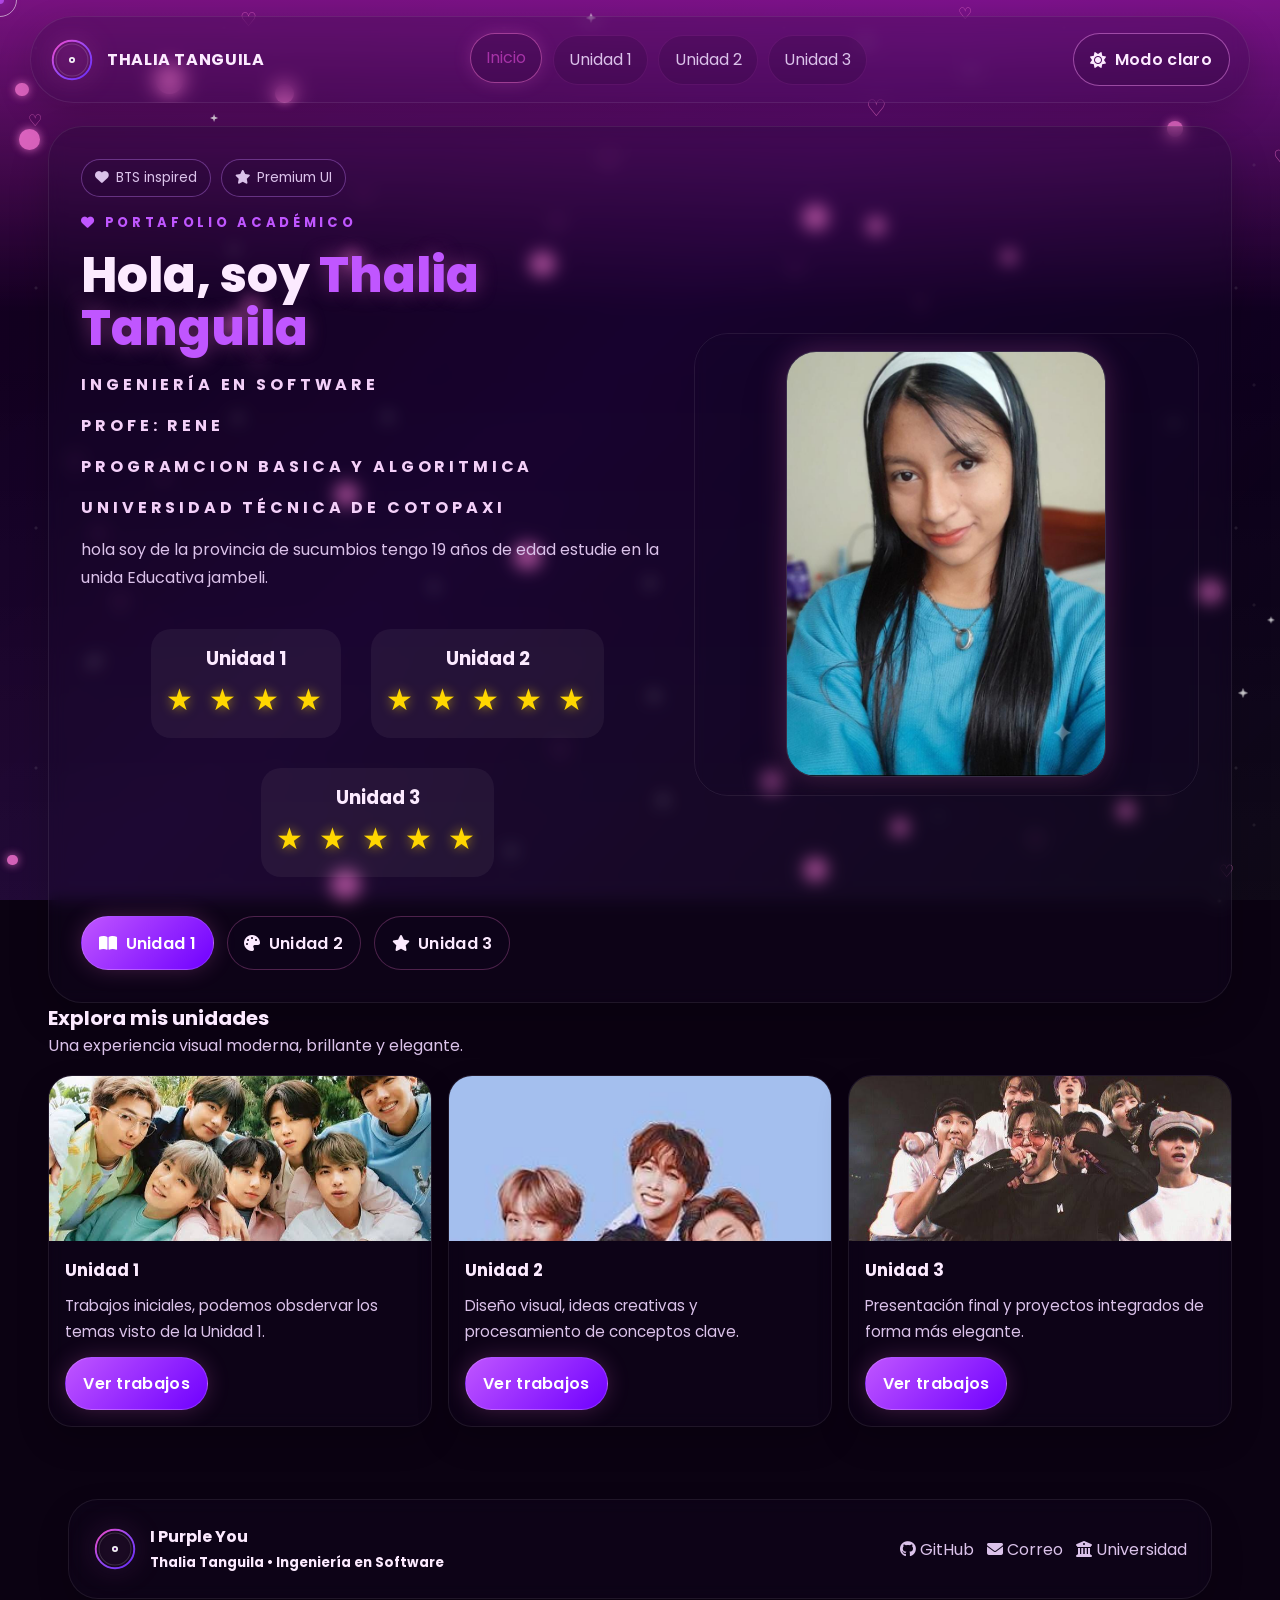
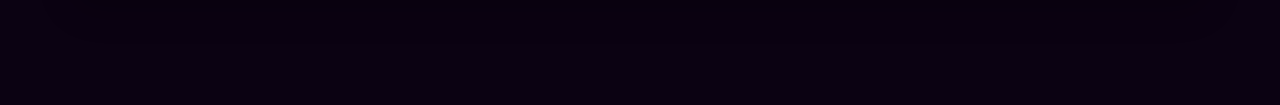
<file: index.html>
<!DOCTYPE html>
<html lang="es">
  <head>
    <meta charset="UTF-8" />
    <meta name="viewport" content="width=device-width, initial-scale=1.0" />
    <title> Thalia Tanguila</title>
    <meta name="description" content="Portafolio profesional, elegante y moderno para mostrar trabajos de ingeniería en software." />
    <link rel="preconnect" href="https://fonts.googleapis.com" />
    <link rel="preconnect" href="https://fonts.gstatic.com" crossorigin />
    <link href="https://fonts.googleapis.com/css2?family=Poppins:wght@300;400;500;600;700;800&family=Montserrat:wght@500;600;700&family=Outfit:wght@400;500;600;700&family=Space+Grotesk:wght@400;500;700&display=swap" rel="stylesheet" />
    <link rel="stylesheet" href="https://cdnjs.cloudflare.com/ajax/libs/font-awesome/6.5.2/css/all.min.css" crossorigin="anonymous" referrerpolicy="no-referrer" />
    <link rel="stylesheet" href="style.css" />
  </head>
  <body>
    <div class="site-shell">
      <header class="topbar glass">
        <a class="brand" href="index.html">
          <img src="imagenes/bts-logo.svg" alt="Logo BTS" />
          <strong>Thalia Tanguila</strong>
        </a>
        <nav class="nav-links">
          <a href="index.html" class="active">Inicio</a>
          <a href="unidad1.html">Unidad 1</a>
          <a href="unidad2.html">Unidad 2</a>
          <a href="unidad3.html">Unidad 3</a>
        </nav>
        <button id="themeToggle" class="ghost-btn"><i class="fa-solid fa-moon"></i> Modo oscuro</button>
      </header>

      <main class="container">
        <section class="hero glass reveal">
          <div class="hero-copy">
            <div class="hero-badges">
              <span class="badge"><i class="fa-solid fa-heart"></i> BTS inspired</span>
              <span class="badge"><i class="fa-solid fa-star"></i> Premium UI</span>
            </div>
            <p class="eyebrow"><i class="fa-solid fa-heart"></i> Portafolio académico</p>
            <h1>Hola, soy <span id="typed-name">Thalia Tanguila</span></h1>
            <p class="career">Ingeniería en Software</p>
            <p class="career">PROFE: RENE </p>
            <p class="career">PROGRAMCION BASICA Y ALGORITMICA </p>
            <p class="career">UNIVERSIDAD TÉCNICA DE COTOPAXI </p>
            
            <p class="intro">hola soy de la provincia de sucumbios tengo 19 años de edad estudie en la unida Educativa jambeli.</p>
            

<!-- CALIFICACIÓN DE UNIDADES -->
<div class="calificaciones">

  <div class="calificacion-item">
    <h3>Unidad 1</h3>
    <div class="estrellas">
      ★ ★ ★ ★ 
    </div>
  </div>

  <div class="calificacion-item">
    <h3>Unidad 2</h3>
    <div class="estrellas">
      ★ ★ ★ ★ ★
    </div>
  </div>

  <div class="calificacion-item">
    <h3>Unidad 3</h3>
    <div class="estrellas">
      ★ ★ ★ ★ ★
    </div>
  </div>

</div>


            <div class="hero-actions">
              <a class="btn btn-primary" href="unidad1.html"><i class="fa-solid fa-book-open"></i> Unidad 1</a>
              <a class="btn btn-secondary" href="unidad2.html"><i class="fa-solid fa-palette"></i> Unidad 2</a>
              <a class="btn btn-secondary" href="unidad3.html"><i class="fa-solid fa-star"></i> Unidad 3</a>
            </div>
          </div>

          <div class="media-card">
            <div class="profile-backdrop"></div>
            <img class="profile-photo" src="imagenes/perfil.jpeg" alt="Foto de perfil" />
          </div>
        </section>

        <section class="section-head reveal">
          <div>
            <h2>Explora mis unidades</h2>
            <p>Una experiencia visual moderna, brillante y elegante.</p>
          </div>
        </section>

        <section class="unit-grid">
          <article class="unit-card glass reveal">
            <img src="imagenes/bts1.jpg" alt="Unidad 1" />
            <div class="unit-body">
              <h3>Unidad 1</h3>
              <p>Trabajos iniciales,  podemos obsdervar los temas visto de la Unidad 1.</p>
              <a class="btn btn-primary" href="unidad1.html">Ver trabajos</a>
            </div>
          </article>

          <article class="unit-card glass reveal">
            <img src="imagenes/bts2.jpg" alt="Unidad 2" />
            <div class="unit-body">
              <h3>Unidad 2</h3>
              <p>Diseño visual, ideas creativas y procesamiento de conceptos clave.</p>
              <a class="btn btn-primary" href="unidad2.html">Ver trabajos</a>
            </div>
          </article>

          <article class="unit-card glass reveal">
            <img src="imagenes/bts3.jpg" alt="Unidad 3" />
            <div class="unit-body">
              <h3>Unidad 3</h3>
              <p>Presentación final y proyectos integrados de forma más elegante.</p>
              <a class="btn btn-primary" href="unidad3.html">Ver trabajos</a>
            </div>
          </article>
        </section>

      

    

      <footer class="footer">
        <div class="footer-card glass">
          <div class="footer-brand">
            <img src="imagenes/bts-logo.svg" alt="Logo BTS" />
            <div>
              <div>I Purple You</div>
              <small>Thalia Tanguila • Ingeniería en Software</small>
            </div>
          </div>
          <div class="footer-links">
            <a href="https://github.com/" target="_blank" rel="noopener"><i class="fa-brands fa-github"></i> GitHub</a>
            <a href="mailto:thalia@example.com"><i class="fa-solid fa-envelope"></i> Correo</a>
            <a href="#"><i class="fa-solid fa-university"></i> Universidad</a>
          </div>
        </div>
      </footer>
    </div>

    <button id="backToTop" class="back-top"><i class="fa-solid fa-arrow-up"></i></button>
    <script src="script.js"></script>
  </body>
</html>
</file>
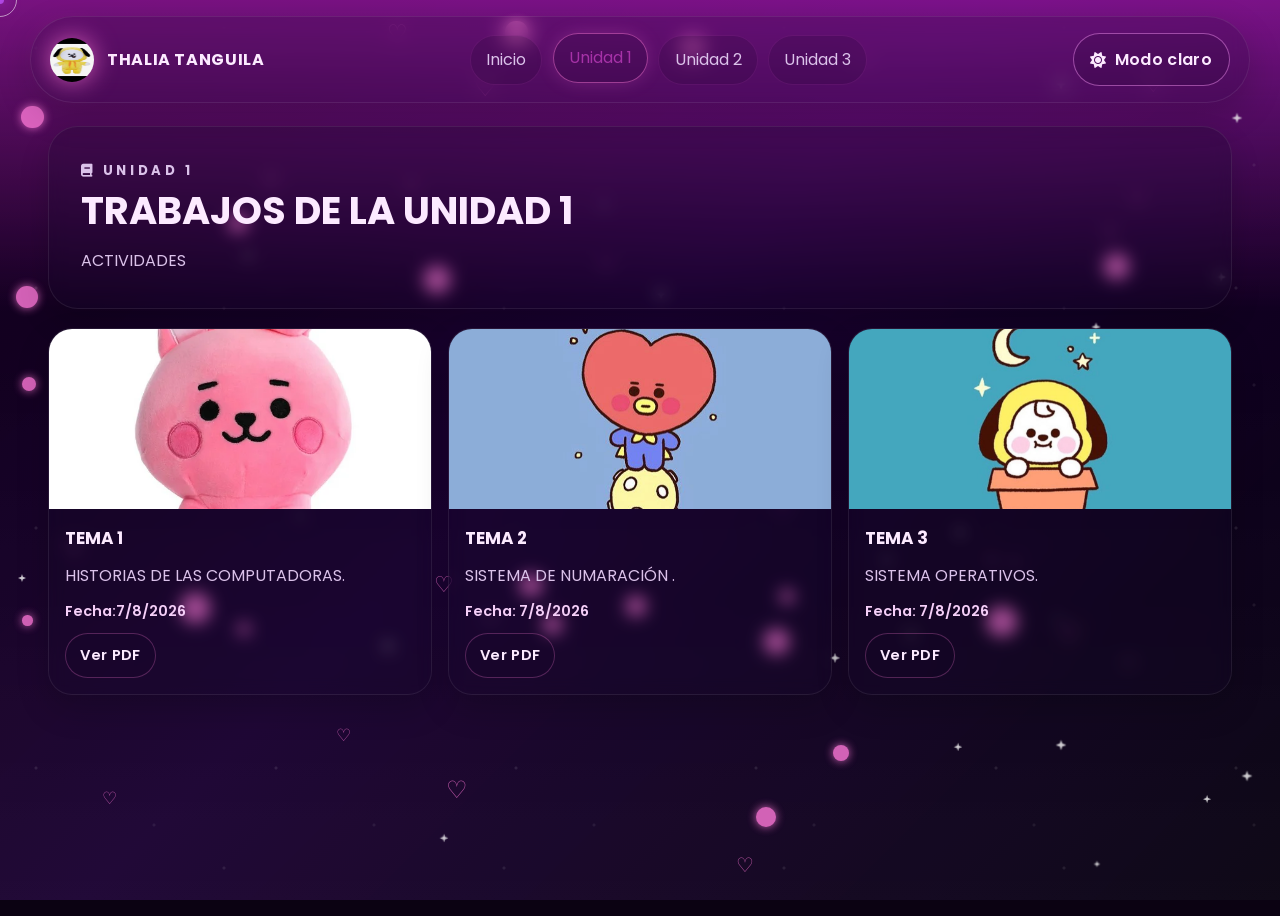
<file: unidad1.html>
<!DOCTYPE html>
<html lang="es">
  <head>
    <meta charset="UTF-8" />
    <meta name="viewport" content="width=device-width, initial-scale=1.0" />
    <title>UNIDAD 1</title>
    <link rel="preconnect" href="https://fonts.googleapis.com" />
    <link rel="preconnect" href="https://fonts.gstatic.com" crossorigin />
    <link href="https://fonts.googleapis.com/css2?family=Poppins:wght@300;400;500;600;700;800&family=Montserrat:wght@500;600;700&family=Outfit:wght@400;500;600;700&family=Space+Grotesk:wght@400;500;700&display=swap" rel="stylesheet" />
    <link rel="stylesheet" href="https://cdnjs.cloudflare.com/ajax/libs/font-awesome/6.5.2/css/all.min.css" crossorigin="anonymous" referrerpolicy="no-referrer" />
    <link rel="stylesheet" href="style.css" />
  </head>
  <body>
    <div class="site-shell">
      <header class="topbar glass">
        <a class="brand" href="index.html">
          <img src="imagenes/port4.jpg" alt="Logo BTS" />
          <strong>Thalia Tanguila</strong>
        </a>
        <nav class="nav-links">
          <a href="index.html">Inicio</a>
          <a href="unidad1.html" class="active">Unidad 1</a>
          <a href="unidad2.html">Unidad 2</a>
          <a href="unidad3.html">Unidad 3</a>
        </nav>
        <button id="themeToggle" class="ghost-btn"><i class="fa-solid fa-moon"></i> Modo oscuro</button>
      </header>

      <main class="container">
        <section class="page-hero glass reveal">
          <div>
            <p class="eyebrow"><i class="fa-solid fa-book"></i> Unidad 1</p>
            <h1>TRABAJOS DE LA UNIDAD 1</h1>
            <p>ACTIVIDADES</p>
          </div>
        </section>

        <section class="work-grid">
          <article class="work-card glass reveal">
            <img src="imagenes/portt3.webp" alt="Tema 1" />
            <div class="work-body">
              <h3>TEMA 1</h3>
              <p>HISTORIAS DE LAS COMPUTADORAS.</p>
              <div class="work-meta"><span>Fecha:7/8/2026</span></div>
              <div class="work-actions">
           
                <a class="btn btn-secondary" href="pdf/HISTORIAPSD.pdf">Ver PDF</a>
              </div>
            </div>
          </article>

          <article class="work-card glass reveal">
            <img src="imagenes/port1.jpg" alt="Tema 2" />
            <div class="work-body">
              <h3>TEMA 2</h3>
              <p>SISTEMA DE NUMARACIÓN .</p>
              <div class="work-meta"><span>Fecha: 7/8/2026</span></div>
              <div class="work-actions">
               
                <a class="btn btn-secondary" href="pdf/CAPI4.pdf">Ver PDF</a>
              </div>
            </div>
          </article>

          <article class="work-card glass reveal">
            <img src="imagenes/port2.jpg" alt="Tema 3" />
            <div class="work-body">
              <h3>TEMA 3</h3>
              <p>SISTEMA OPERATIVOS.</p>
              <div class="work-meta"><span>Fecha: 7/8/2026</span></div>
              <div class="work-actions">
                
                <a class="btn btn-secondary" href="pdf/historiasistema.pdf">Ver PDF</a>
              </div>
            </div>
          </article>
        </section>
      </main>
    </div>

    <button id="backToTop" class="back-top"><i class="fa-solid fa-arrow-up"></i></button>
    <script src="script.js"></script>
  </body>
</html>
</file>
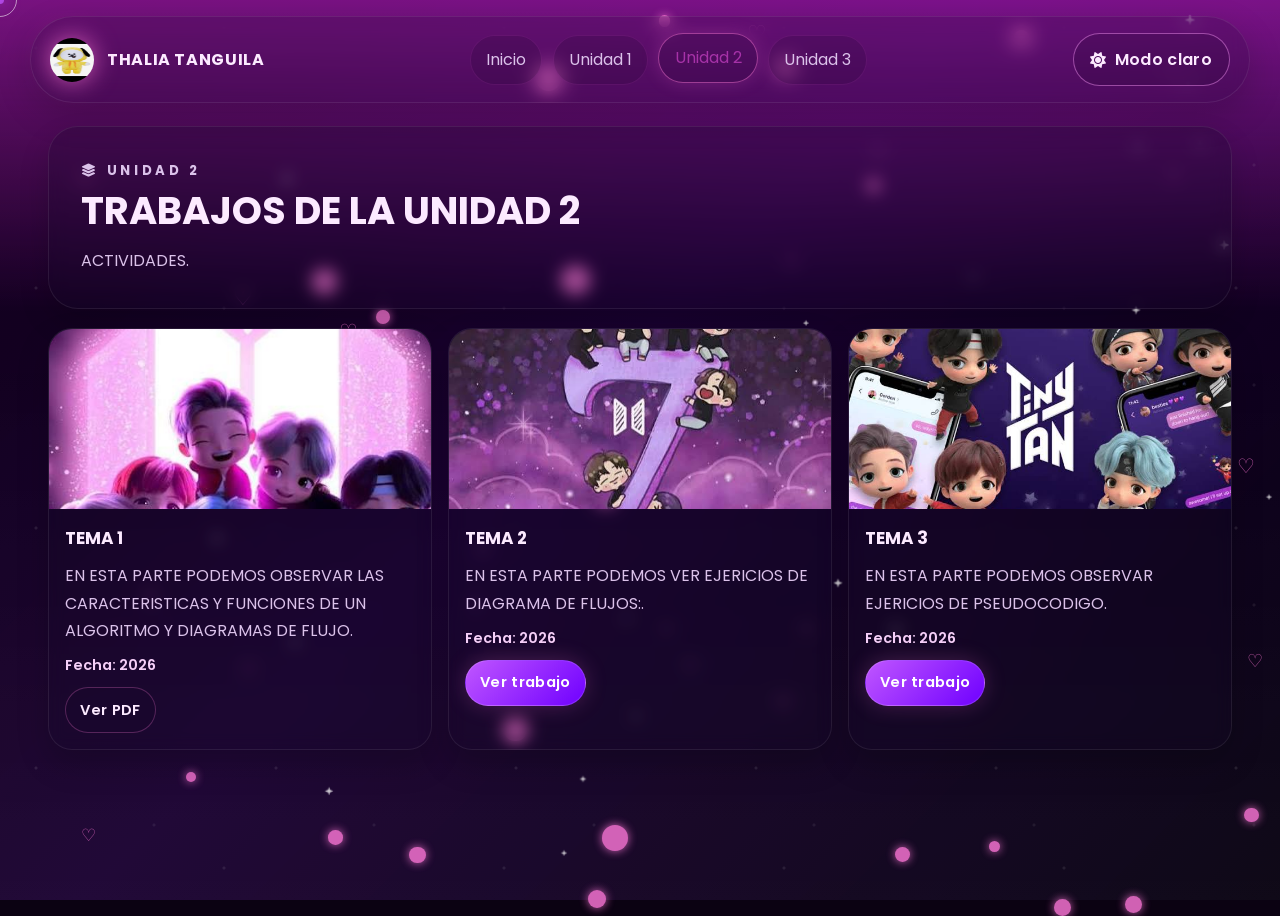
<file: unidad2.html>
<!DOCTYPE html>
<html lang="es">
  <head>
    <meta charset="UTF-8" />
    <meta name="viewport" content="width=device-width, initial-scale=1.0" />
    <title>UNIDAD 2</title>
    <link rel="preconnect" href="https://fonts.googleapis.com" />
    <link rel="preconnect" href="https://fonts.gstatic.com" crossorigin />
    <link href="https://fonts.googleapis.com/css2?family=Poppins:wght@300;400;500;600;700;800&family=Montserrat:wght@500;600;700&family=Outfit:wght@400;500;600;700&family=Space+Grotesk:wght@400;500;700&display=swap" rel="stylesheet" />
    <link rel="stylesheet" href="https://cdnjs.cloudflare.com/ajax/libs/font-awesome/6.5.2/css/all.min.css" crossorigin="anonymous" referrerpolicy="no-referrer" />
    <link rel="stylesheet" href="style.css" />
  </head>
  <body>
    <div class="site-shell">
      <header class="topbar glass">
        <a class="brand" href="index.html">
          <img src="imagenes/port4.jpg" alt="Logo BTS" />
          <strong>Thalia Tanguila</strong>
        </a>
        <nav class="nav-links">
          <a href="index.html">Inicio</a>
          <a href="unidad1.html">Unidad 1</a>
          <a href="unidad2.html" class="active">Unidad 2</a>
          <a href="unidad3.html">Unidad 3</a>
        </nav>
        <button id="themeToggle" class="ghost-btn"><i class="fa-solid fa-moon"></i> Modo oscuro</button>
      </header>

      <main class="container">
        <section class="page-hero glass reveal page-two">
          <div>
            <p class="eyebrow"><i class="fa-solid fa-layer-group"></i> Unidad 2</p>
            <h1>TRABAJOS DE LA UNIDAD 2</h1>
            <p>ACTIVIDADES.</p>
          </div>
        </section>

        <section class="work-grid">
          <article class="work-card glass reveal">
            <img src="imagenes/BBB1.jpg" alt="Tema 1" />
            <div class="work-body">
              <h3>TEMA 1</h3>
              <p>EN ESTA PARTE PODEMOS OBSERVAR LAS CARACTERISTICAS Y FUNCIONES DE UN ALGORITMO Y DIAGRAMAS DE FLUJO.</p>
              <div class="work-meta"><span>Fecha: 2026</span></div>
              <div class="work-actions">
                <a class="btn btn-secondary" href="pdf/Algoritmos_y_diagramas_de_flujo.pdf">Ver PDF</a>
              </div>
            </div>
          </article>

          <article class="work-card glass reveal">
            <img src="imagenes/BBB2.jpg" alt="Tema 2" />
            <div class="work-body">
              <h3>TEMA 2</h3>
              <p>EN ESTA PARTE PODEMOS VER EJERICIOS DE DIAGRAMA DE FLUJOS:.</p>
              <div class="work-meta"><span>Fecha: 2026</span></div>
              <div class="work-actions">
                <a class="btn btn-primary" href="pdf/trabajo de diagras de flujo.pdf">Ver trabajo</a>
              </div>
            </div>
          </article>

          <article class="work-card glass reveal">
            <img src="imagenes/BBB3.jpg" alt="Tema 3" />
            <div class="work-body">
              <h3>TEMA  3</h3>
              <p>EN ESTA PARTE PODEMOS OBSERVAR EJERICIOS DE PSEUDOCODIGO. </p>
              <div class="work-meta"><span>Fecha: 2026</span></div>
              <div class="work-actions">
                <a class="btn btn-primary" href="pdf/PSEUDOCODIGO.pdf">Ver trabajo</a>
              </div>
            </div>
          </article>
        </section>
      </main>
    </div>

    <button id="backToTop" class="back-top"><i class="fa-solid fa-arrow-up"></i></button>
    <script src="script.js"></script>
  </body>
</html>
</file>
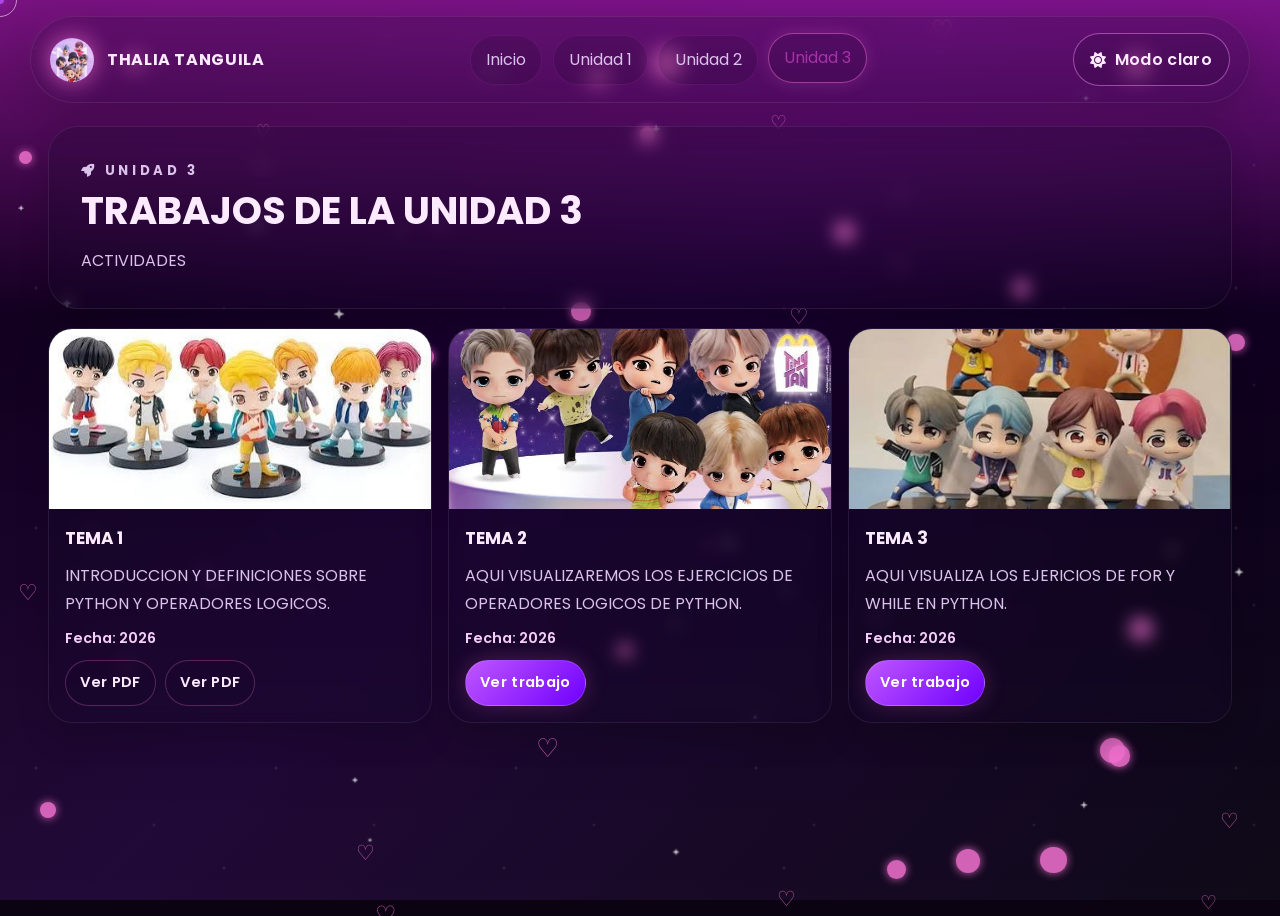
<file: unidad3.html>
<!DOCTYPE html>
<html lang="es">
  <head>
    <meta charset="UTF-8" />
    <meta name="viewport" content="width=device-width, initial-scale=1.0" />
    <title>Unidad 3</title>
    <link rel="preconnect" href="https://fonts.googleapis.com" />
    <link rel="preconnect" href="https://fonts.gstatic.com" crossorigin />
    <link href="https://fonts.googleapis.com/css2?family=Poppins:wght@300;400;500;600;700;800&family=Montserrat:wght@500;600;700&family=Outfit:wght@400;500;600;700&family=Space+Grotesk:wght@400;500;700&display=swap" rel="stylesheet" />
    <link rel="stylesheet" href="https://cdnjs.cloudflare.com/ajax/libs/font-awesome/6.5.2/css/all.min.css" crossorigin="anonymous" referrerpolicy="no-referrer" />
    <link rel="stylesheet" href="style.css" />
  </head>
  <body>
    <div class="site-shell">
      <header class="topbar glass">
        <a class="brand" href="index.html">
          <img src="imagenes/BTS3.jpg" alt="Logo BTS" />
          <strong>Thalia Tanguila</strong>
        </a>
        <nav class="nav-links">
          <a href="index.html">Inicio</a>
          <a href="unidad1.html">Unidad 1</a>
          <a href="unidad2.html">Unidad 2</a>
          <a href="unidad3.html" class="active">Unidad 3</a>
        </nav>
        <button id="themeToggle" class="ghost-btn"><i class="fa-solid fa-moon"></i> Modo oscuro</button>
      </header>

      <main class="container">
        <section class="page-hero glass reveal page-three">
          <div>
            <p class="eyebrow"><i class="fa-solid fa-rocket"></i> Unidad 3</p>
            <h1>TRABAJOS DE LA UNIDAD 3</h1>
            <p>ACTIVIDADES</p>
          </div>
        </section>

        <section class="work-grid">
          <article class="work-card glass reveal">
            <img src="imagenes/BTS1.jpg" alt="Tema 1" />
            <div class="work-body">
              <h3>TEMA  1</h3>
              <p>INTRODUCCION Y DEFINICIONES SOBRE PYTHON Y OPERADORES LOGICOS.</p>
              <div class="work-meta"><span>Fecha: 2026</span></div>
              <div class="work-actions">
                <a class="btn btn-secondary" href="pdf/introduccion-programacion-python-3.pdf">Ver PDF</a>
                <a class="btn btn-secondary" href="pdf/OPERACIONES LOGICO.pdf">Ver PDF</a>
              </div>
            </div>
          </article>

          <article class="work-card glass reveal">
            <img src="imagenes/BTS2.jpg" alt="Tema 2" />
            <div class="work-body">
              <h3>TEMA 2</h3>
              <p>AQUI VISUALIZAREMOS LOS EJERCICIOS DE OPERADORES LOGICOS DE PYTHON.</p>
              <div class="work-meta"><span>Fecha: 2026</span></div>
              <div class="work-actions">
                <a class="btn btn-primary" href="pdf/ejericicio de operadorespty.pdf">Ver trabajo</a>
             
              </div>
            </div>
          </article>

          <article class="work-card glass reveal">
            <img src="imagenes/BTS4.jpg" alt="Tema 3" />
            <div class="work-body">
              <h3>TEMA 3</h3>
              <p>AQUI VISUALIZA LOS EJERICIOS DE FOR Y WHILE EN PYTHON.</p>
              <div class="work-meta"><span>Fecha: 2026</span></div>
              <div class="work-actions">
                <a class="btn btn-primary" href="pdf/ejericio de for y while.pdf">Ver trabajo</a>
               
              </div>
            </div>
          </article>
        </section>
      </main>
    </div>

    <button id="backToTop" class="back-top"><i class="fa-solid fa-arrow-up"></i></button>
    <script src="script.js"></script>
  </body>
</html>
</file>
<file: style.css>
/* =========================
   BTS-inspired premium portfolio
   ========================= */

:root {
  --bg-color: #160020;
  --bg-image: url('https://images.unsplash.com/photo-1493225457124-a3eb161ffa5f?auto=format&fit=crop&w=1800&q=80');
  --panel: rgba(20, 10, 40, 0);
  --text: #f8e7ff;
  --muted: #e3c8f7;
  --line: rgba(255, 255, 255, 0.08);
  --accent: #f472d0;
  --accent-2: #6f00ff;
  --accent-3: #4b0082;
  --accent-4: #8a2be2;
  --shadow: 0 20px 45px rgba(0, 0, 0, 0.24);
}

body.theme-dark {
  --bg-color: #0b0212;
  --panel: rgba(12, 6, 24, 0.24);
  --text: #fceaff;
  --muted: #dbc2ea;
  --line: rgba(255, 255, 255, 0.08);
  --accent: #c056ff;
  --accent-2: #6f00ff;
  --accent-3: #2d0055;
  --accent-4: #8a2be2;
  --shadow: 0 20px 55px rgba(0, 0, 0, 0.35);
}

* {
  box-sizing: border-box;
  margin: 0;
  padding: 0;
}

html {
  scroll-behavior: smooth;
}

body {
  font-family: 'Poppins', 'Montserrat', 'Segoe UI', sans-serif;
  color: var(--text);
  background: var(--bg-color);
  min-height: 100vh;
  overflow-x: hidden;
  position: relative;
  transition: background 0.5s ease, color 0.5s ease;
}

body::before,
body::after {
  content: '';
  position: fixed;
  inset: 0;
  pointer-events: none;
  z-index: 0;
}

body::before {
  background:
    linear-gradient(135deg, rgba(22, 0, 32, 0.74) 0%, rgba(45, 0, 85, 0.58) 45%, rgba(7, 2, 18, 0.82) 100%),
    var(--bg-image);
  background-size: cover;
  background-position: center;
  background-repeat: no-repeat;
  background-attachment: fixed;
  filter: saturate(1.15) brightness(0.74);
}

body::after {
  background:
    radial-gradient(circle at 15% 20%, rgba(255, 255, 255, 0.14) 0 1px, transparent 2px),
    radial-gradient(circle at 80% 10%, rgba(255, 255, 255, 0.12) 0 1px, transparent 2px),
    radial-gradient(circle at 70% 75%, rgba(255, 255, 255, 0.1) 0 1px, transparent 2px),
    linear-gradient(180deg, rgba(226, 38, 233, 0.705), transparent 35%, rgba(255,255,255,0.06));
  background-size: 240px 240px, 280px 280px, 220px 220px, auto;
  opacity: 0.7;
  animation: shimmer 12s linear infinite;
}

body .cursor-dot,
body .cursor-ring {
  position: fixed;
  left: 0;
  top: 0;
  pointer-events: none;
  border-radius: 999px;
  transform: translate(-50%, -50%);
  z-index: 90;
}

body .cursor-dot {
  width: 8px;
  height: 8px;
  background: var(--accent);
  box-shadow: 0 0 16px var(--accent);
}

body .cursor-ring {
  width: 34px;
  height: 34px;
  border: 1px solid rgba(255, 255, 255, 0.55);
  backdrop-filter: blur(10px);
  transition: width 0.2s ease, height 0.2s ease, border-color 0.2s ease;
}

body .cursor-ring.is-active {
  width: 56px;
  height: 56px;
  border-color: var(--accent);
  box-shadow: 0 0 18px rgba(244, 114, 208, 0.35);
}

body .particle,
body .spark,
body .heart {
  position: fixed;
  pointer-events: none;
  z-index: 1;
  opacity: 0.85;
}

body .particle {
  width: 6px;
  height: 6px;
  border-radius: 50%;
  background: #f472d0;
  box-shadow: 0 0 10px #f472d0;
  animation: floatParticle 8s linear infinite;
}

body .spark {
  width: 8px;
  height: 8px;
  background: rgba(255,255,255,0.94);
  clip-path: polygon(50% 0%, 61% 35%, 100% 50%, 61% 65%, 50% 100%, 39% 65%, 0% 50%, 39% 35%);
  animation: sparkle 2.4s ease-in-out infinite;
}

body .heart {
  font-size: 1rem;
  color: rgba(244, 114, 208, 0.85);
  animation: floatHeart 5s ease-in-out infinite;
}

img {
  max-width: 100%;
  display: block;
}

a {
  color: inherit;
  text-decoration: none;
}

button,
input,
textarea,
select {
  font: inherit;
}

button {
  cursor: pointer;
}

.glass {
  background: rgba(20, 10, 40, 0.25);
  backdrop-filter: blur(8px);
  -webkit-backdrop-filter: blur(8px);
  border: 1px solid rgba(224, 92, 236, 0.514);
  box-shadow: 0 12px 35px rgba(0, 0, 0, 0.18);
}

.site-shell {
  position: relative;
  z-index: 2;
}

.topbar {
  position: sticky;
  top: 1rem;
  z-index: 60;
  max-width: 1220px;
  margin: 1rem auto 1.4rem;
  padding: 1rem 1.2rem;
  border-radius: 999px;
  display: flex;
  justify-content: space-between;
  align-items: center;
  gap: 1rem;
  background: rgba(20, 10, 40, 0.18);
  backdrop-filter: blur(10px);
  -webkit-backdrop-filter: blur(10px);
  border: 1px solid rgba(255, 255, 255, 0.08);
}

.brand {
  display: inline-flex;
  align-items: center;
  gap: 0.8rem;
  font-weight: 700;
  letter-spacing: 0.04em;
  text-transform: uppercase;
}

.brand img {
  width: 44px;
  height: 44px;
  border-radius: 50%;
  filter: drop-shadow(0 0 12px rgba(244, 114, 208, 0.75));
  transition: transform 0.25s ease, filter 0.25s ease;
}

.brand:hover img {
  transform: scale(1.08) rotate(-6deg);
  filter: drop-shadow(0 0 22px rgba(244, 114, 208, 0.95));
}

.nav-links {
  display: flex;
  flex-wrap: wrap;
  gap: 0.65rem;
}

.nav-links a,
.btn,
.ghost-btn {
  position: relative;
  overflow: hidden;
  transition: transform 0.25s ease, box-shadow 0.25s ease, border-color 0.25s ease, background 0.25s ease;
}

.nav-links a {
  display: inline-flex;
  align-items: center;
  justify-content: center;
  padding: 0.72rem 0.95rem;
  border-radius: 999px;
  border: 1px solid rgba(226, 87, 219, 0.12);
  color: var(--muted);
  background: rgba(20, 10, 40, 0.16);
}

.nav-links a:hover,
.nav-links a.active {
  color: rgba(221, 75, 214, 0.623);
  border-color: rgba(244, 114, 208, 0.5);
  box-shadow: 0 0 18px rgba(244, 114, 208, 0.2);
  transform: translateY(-2px);
}

.btn,
.ghost-btn {
  display: inline-flex;
  align-items: center;
  justify-content: center;
  gap: 0.5rem;
  border-radius: 999px;
  border: 1px solid rgba(226, 130, 226, 0.541);
  padding: 0.82rem 1.05rem;
  font-weight: 600;
  letter-spacing: 0.02em;
}

.btn:hover,
.ghost-btn:hover,
.unit-card:hover,
.work-card:hover {
  transform: translateY(-3px) scale(1.01);
  box-shadow: 0 12px 30px rgba(244, 114, 208, 0.16);
}

.btn-primary {
  background: linear-gradient(135deg, var(--accent), var(--accent-2));
  color: white;
  box-shadow: 0 0 22px rgba(244, 114, 208, 0.22);
  border-color: rgba(255,255,255,0.16);
}

.btn-secondary {
  background: rgba(20, 10, 40, 0.16);
  color: var(--text);
  border-color: rgba(244, 114, 208, 0.28);
}

.ghost-btn {
  background: rgba(20, 10, 40, 0.16);
  color: var(--text);
}

.ghost-btn:hover {
  border-color: rgba(244, 114, 208, 0.5);
}

.container {
  max-width: 1220px;
  margin: 0 auto;
  padding: 0 1.15rem 4rem;
  position: relative;
  z-index: 2;
}

.hero,
.page-hero,
.card,
.unit-card,
.work-card,
.footer-card {
  background: rgba(20, 10, 40, 0.25);
  backdrop-filter: blur(8px);
  -webkit-backdrop-filter: blur(8px);
  border: 1px solid rgba(255,255,255,0.08);
}

.hero {
  display: grid;
  grid-template-columns: 1.08fr 0.92fr;
  gap: 1.25rem;
  align-items: center;
  padding: 2rem;
  border-radius: 34px;
  position: relative;
  overflow: hidden;
  box-shadow: 0 16px 40px rgba(0, 0, 0, 0.2);
}

.hero-copy {
  display: flex;
  flex-direction: column;
  gap: 1rem;
}

.hero-badges {
  display: flex;
  flex-wrap: wrap;
  gap: 0.6rem;
}

.badge {
  display: inline-flex;
  align-items: center;
  gap: 0.45rem;
  padding: 0.5rem 0.8rem;
  border-radius: 999px;
  border: 1px solid rgba(187, 115, 235, 0.411);
  background: rgba(20, 10, 40, 0.16);
  color: var(--muted);
  font-size: 0.86rem;
}

.eyebrow {
  font-size: 0.82rem;
  text-transform: uppercase;
  letter-spacing: 0.28em;
  color: var(--accent);
  font-weight: 700;
}

.hero h1 {
  font-size: clamp(2rem, 3.8vw, 3.4rem);
  line-height: 1.1;
  font-weight: 800;
  max-width: 640px;
}

.hero h1 span {
  color: var(--accent);
  text-shadow: 0 0 20px rgba(244, 114, 208, 0.35);
}

.hero .career,
.hero .career-card {
  font-size: 1rem;
  font-weight: 700;
  letter-spacing: 0.24em;
  text-transform: uppercase;
  color: #f4d0f9;
}

.hero .intro {
  color: var(--muted);
  line-height: 1.8;
  max-width: 650px;
  font-size: 1rem;
}

.hero-actions {
  display: flex;
  flex-wrap: wrap;
  gap: 0.8rem;
  margin-top: 0.2rem;
}

.media-card {
  position: relative;
  display: flex;
  justify-content: center;
  align-items: center;
  min-height: 440px;
  padding: 1.1rem;
  border-radius: 34px;
  background: transparent;
  border: 1px solid rgba(255,255,255,0.08);
  overflow: hidden;
  backdrop-filter: blur(6px);
}

.profile-photo {
  width: min(100%, 320px);
  border-radius: 30px;
  border: 1px solid rgba(255,255,255,0.16);
  box-shadow: 0 0 28px rgba(244, 114, 208, 0.24), 0 22px 44px rgba(0, 0, 0, 0.26);
  object-fit: cover;
  position: relative;
  z-index: 2;
  animation: floatCard 5.5s ease-in-out infinite;
}

.profile-backdrop {
  position: absolute;
  inset: 12%;
  background: radial-gradient(circle, rgba(244, 114, 208, 0.16) 0%, transparent 70%);
  filter: blur(20px);
  transform: scale(1.04);
}

.section-head {
  display: flex;
  justify-content: space-between;
  align-items: end;
  gap: 1rem;
  flex-wrap: wrap;
  margin-bottom: 1rem;
}

.section-head h2 {
  font-size: 1.25rem;
  font-weight: 700;
}

.section-head p {
  color: var(--muted);
}

.unit-grid {
  display: grid;
  grid-template-columns: repeat(3, minmax(0, 1fr));
  gap: 1rem;
  margin-top: 1.1rem;
}

.unit-card {
  display: flex;
  flex-direction: column;
  border-radius: 24px;
  overflow: hidden;
  padding: 0;
  box-shadow: 0 14px 32px rgba(0, 0, 0, 0.18);
}

.unit-card img {
  width: 100%;
  height: 165px;
  object-fit: cover;
  display: block;
}

.unit-card .unit-body {
  padding: 1rem;
  display: flex;
  flex-direction: column;
  gap: 0.6rem;
}

.unit-card h3 {
  font-size: 1.05rem;
  font-weight: 700;
}

.unit-card p {
  color: var(--muted);
  line-height: 1.7;
  font-size: 0.95rem;
}

.unit-card .btn {
  width: fit-content;
  margin-top: 0.2rem;
}

.about-grid {
  display: grid;
  grid-template-columns: 1fr 1fr;
  gap: 1rem;
  margin-top: 1.2rem;
}

.card {
  border-radius: 24px;
  padding: 1.25rem;
  position: relative;
  overflow: hidden;
}

.card h3 {
  margin-bottom: 0.4rem;
  font-size: 1.02rem;
}

.card p,
.card li {
  color: var(--muted);
  line-height: 1.8;
}

.card ul {
  margin-top: 0.6rem;
  padding-left: 1rem;
}

.page-hero {
  padding: 2rem;
  border-radius: 30px;
  margin-bottom: 1.2rem;
  position: relative;
  overflow: hidden;
  box-shadow: 0 14px 30px rgba(0, 0, 0, 0.16);
}

.page-hero h1 {
  font-size: clamp(1.8rem, 3vw, 2.6rem);
  margin-bottom: 0.5rem;
}

.page-hero p {
  color: var(--muted);
  line-height: 1.8;
  max-width: 720px;
}

.work-grid {
  display: grid;
  grid-template-columns: repeat(3, minmax(0, 1fr));
  gap: 1rem;
}

.work-card {
  border-radius: 24px;
  overflow: hidden;
  box-shadow: 0 14px 32px rgba(0, 0, 0, 0.18);
}

.work-card img {
  width: 100%;
  height: 180px;
  object-fit: cover;
}

.work-body {
  padding: 1rem;
  display: flex;
  flex-direction: column;
  gap: 0.7rem;
}

.work-body h3 {
  font-size: 1.06rem;
}

.work-body p {
  color: var(--muted);
  line-height: 1.7;
}

.work-meta {
  font-size: 0.9rem;
  color: #f5cff8;
  font-weight: 600;
}

.work-actions {
  display: flex;
  flex-wrap: wrap;
  gap: 0.6rem;
}

.work-actions .btn {
  padding: 0.7rem 0.88rem;
  font-size: 0.92rem;
}

.footer {
  margin-top: 2.5rem;
  padding: 2rem 1.25rem 2.6rem;
  position: relative;
  z-index: 2;
}

.footer-card {
  max-width: 1220px;
  margin: 0 auto;
  border-radius: 30px;
  padding: 1.5rem;
  display: flex;
  justify-content: space-between;
  align-items: center;
  gap: 1rem;
  flex-wrap: wrap;
  box-shadow: 0 14px 32px rgba(0, 0, 0, 0.18);
}

.footer-brand {
  display: flex;
  align-items: center;
  gap: 0.8rem;
  font-weight: 700;
}

.footer-brand img {
  width: 44px;
  height: 44px;
  border-radius: 50%;
  filter: drop-shadow(0 0 12px rgba(244, 114, 208, 0.6));
}

.footer-links {
  display: flex;
  flex-wrap: wrap;
  gap: 0.8rem;
  color: var(--muted);
}

.back-top {
  position: fixed;
  right: 1rem;
  bottom: 1rem;
  width: 50px;
  height: 50px;
  border-radius: 50%;
  border: none;
  color: white;
  background: linear-gradient(135deg, var(--accent), var(--accent-2));
  box-shadow: 0 0 24px rgba(244, 114, 208, 0.24);
  opacity: 0;
  pointer-events: none;
  transition: opacity 0.3s ease, transform 0.3s ease;
  z-index: 80;
}

.back-top.show {
  opacity: 1;
  pointer-events: auto;
}

.reveal {
  opacity: 0;
  transform: translateY(24px);
  transition: opacity 0.8s ease, transform 0.8s ease;
}

.reveal.is-visible {
  opacity: 1;
  transform: translateY(0);
}

@keyframes shimmer {
  0%, 100% { transform: translate3d(0, 0, 0); }
  50% { transform: translate3d(12px, -10px, 0); }
}

@keyframes sparkle {
  0%, 100% { transform: scale(0.8); opacity: 0.7; }
  50% { transform: scale(1.2); opacity: 1; }
}

@keyframes floatParticle {
  0% { transform: translate3d(0, 0, 0); }
  50% { transform: translate3d(12px, -20px, 0); }
  100% { transform: translate3d(0, -40px, 0); }
}

@keyframes floatHeart {
  0%, 100% { transform: translateY(0) rotate(0deg); }
  50% { transform: translateY(-18px) rotate(12deg); }
}

@keyframes floatCard {
  0%, 100% { transform: translateY(0); }
  50% { transform: translateY(-8px); }
}

@media (max-width: 980px) {
  .hero {
    grid-template-columns: 1fr;
  }
  .unit-grid,
  .work-grid,
  .about-grid {
    grid-template-columns: 1fr;
  }
}

@media (max-width: 720px) {
  .topbar {
    border-radius: 24px;
    flex-wrap: wrap;
    justify-content: center;
  }
  .container {
    padding: 0 0.9rem 3rem;
  }
  .hero,
  .page-hero,
  .card,
  .footer-card {
    padding: 1rem;
  }
  .hero h1 {
    font-size: 2rem;
  }
}

/* =========================
   CALIFICACIÓN CON ESTRELLAS
========================= */

.calificaciones {
  display: flex;
  justify-content: center;
  align-items: center;
  gap: 30px;
  margin: 20px 0;
  flex-wrap: wrap;
}

.calificacion-item {
  text-align: center;
  background: rgba(255,255,255,0.05);
  padding: 15px;
  border-radius: 20px;
}

.calificacion-item h3 {
  margin-bottom: 5px;
  color: var(--text);
}

.calificacion-item p {
  color: var(--muted);
  margin-bottom: 5px;
}

.estrellas {
  color: gold;
  font-size: 30px;
  letter-spacing: 4px;
  text-shadow: 0 0 12px rgba(255, 215, 0, 0.6);
}
.datos-academicos {
  display: flex;
  flex-direction: column;
  gap: 8px;
  color: var(--muted);
  margin-top: 10px;
}

.datos-academicos p {
  font-size: 0.95rem;
}
</file>
